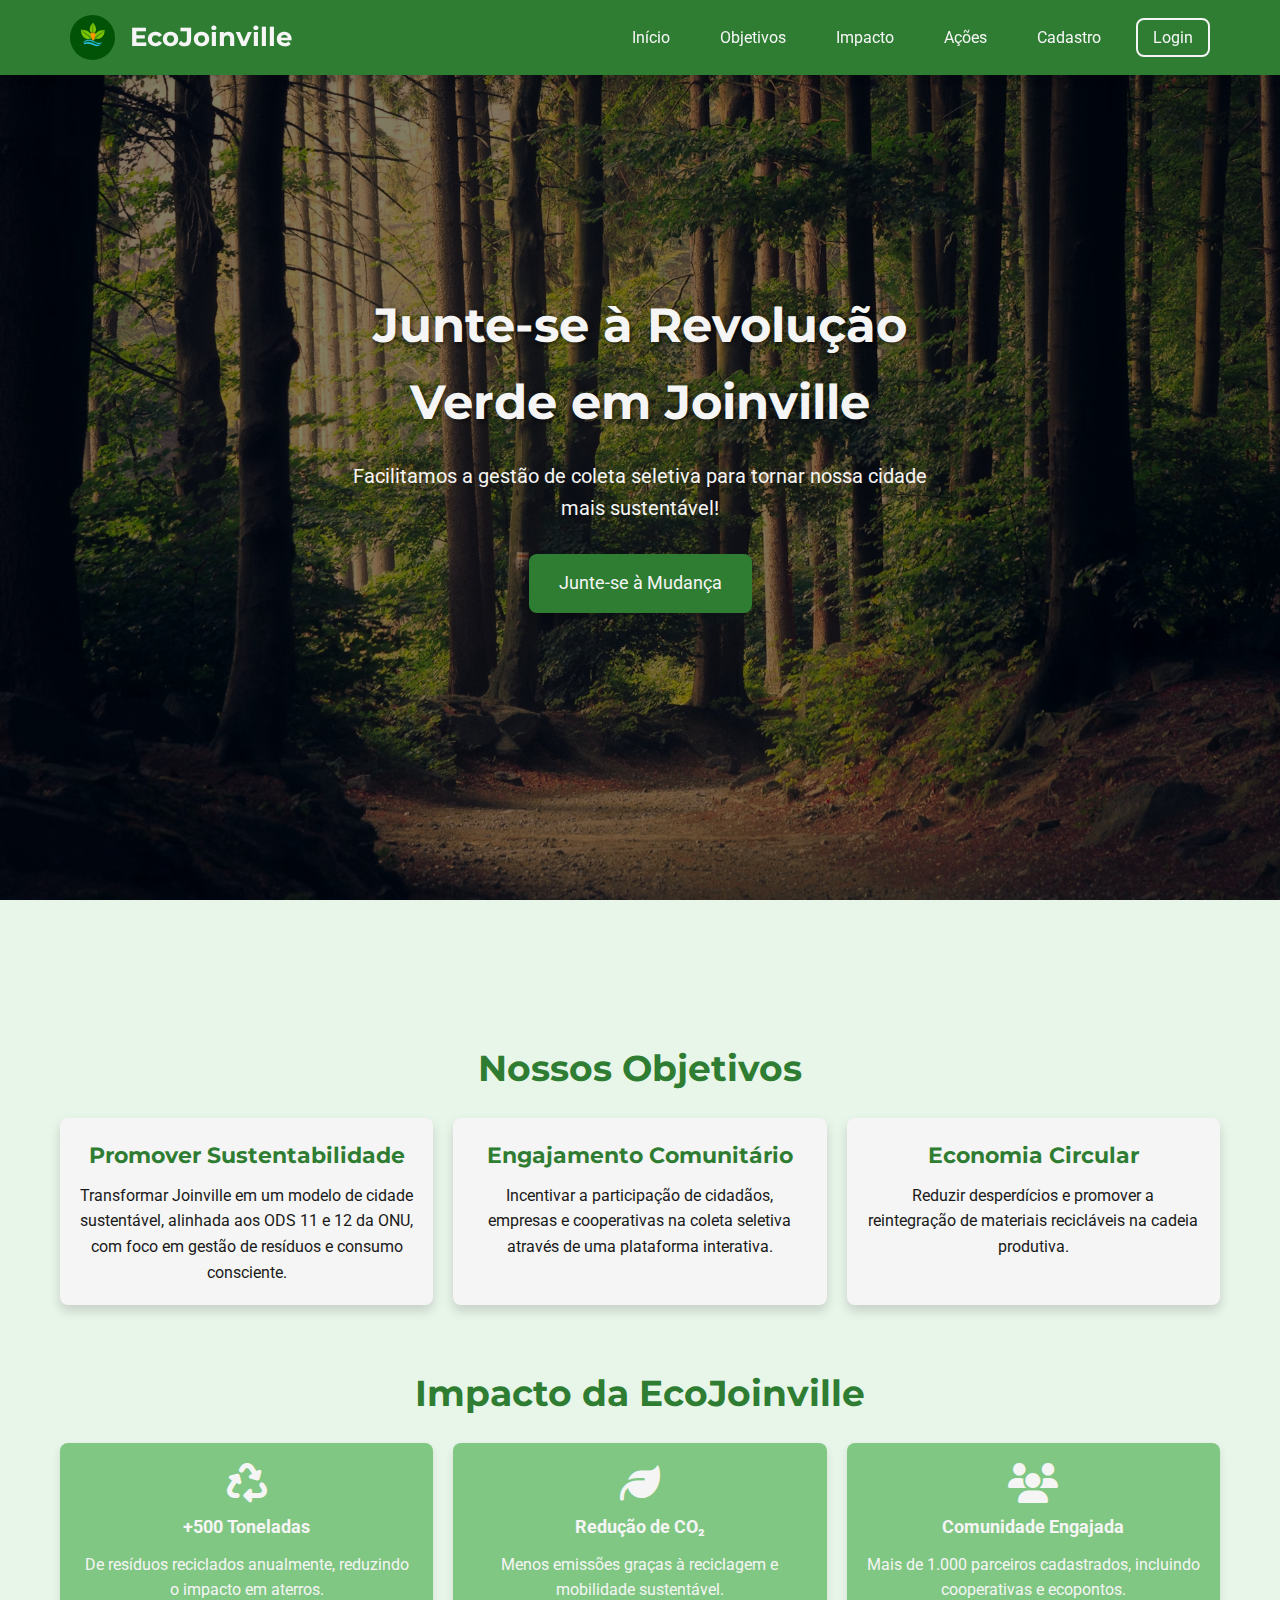
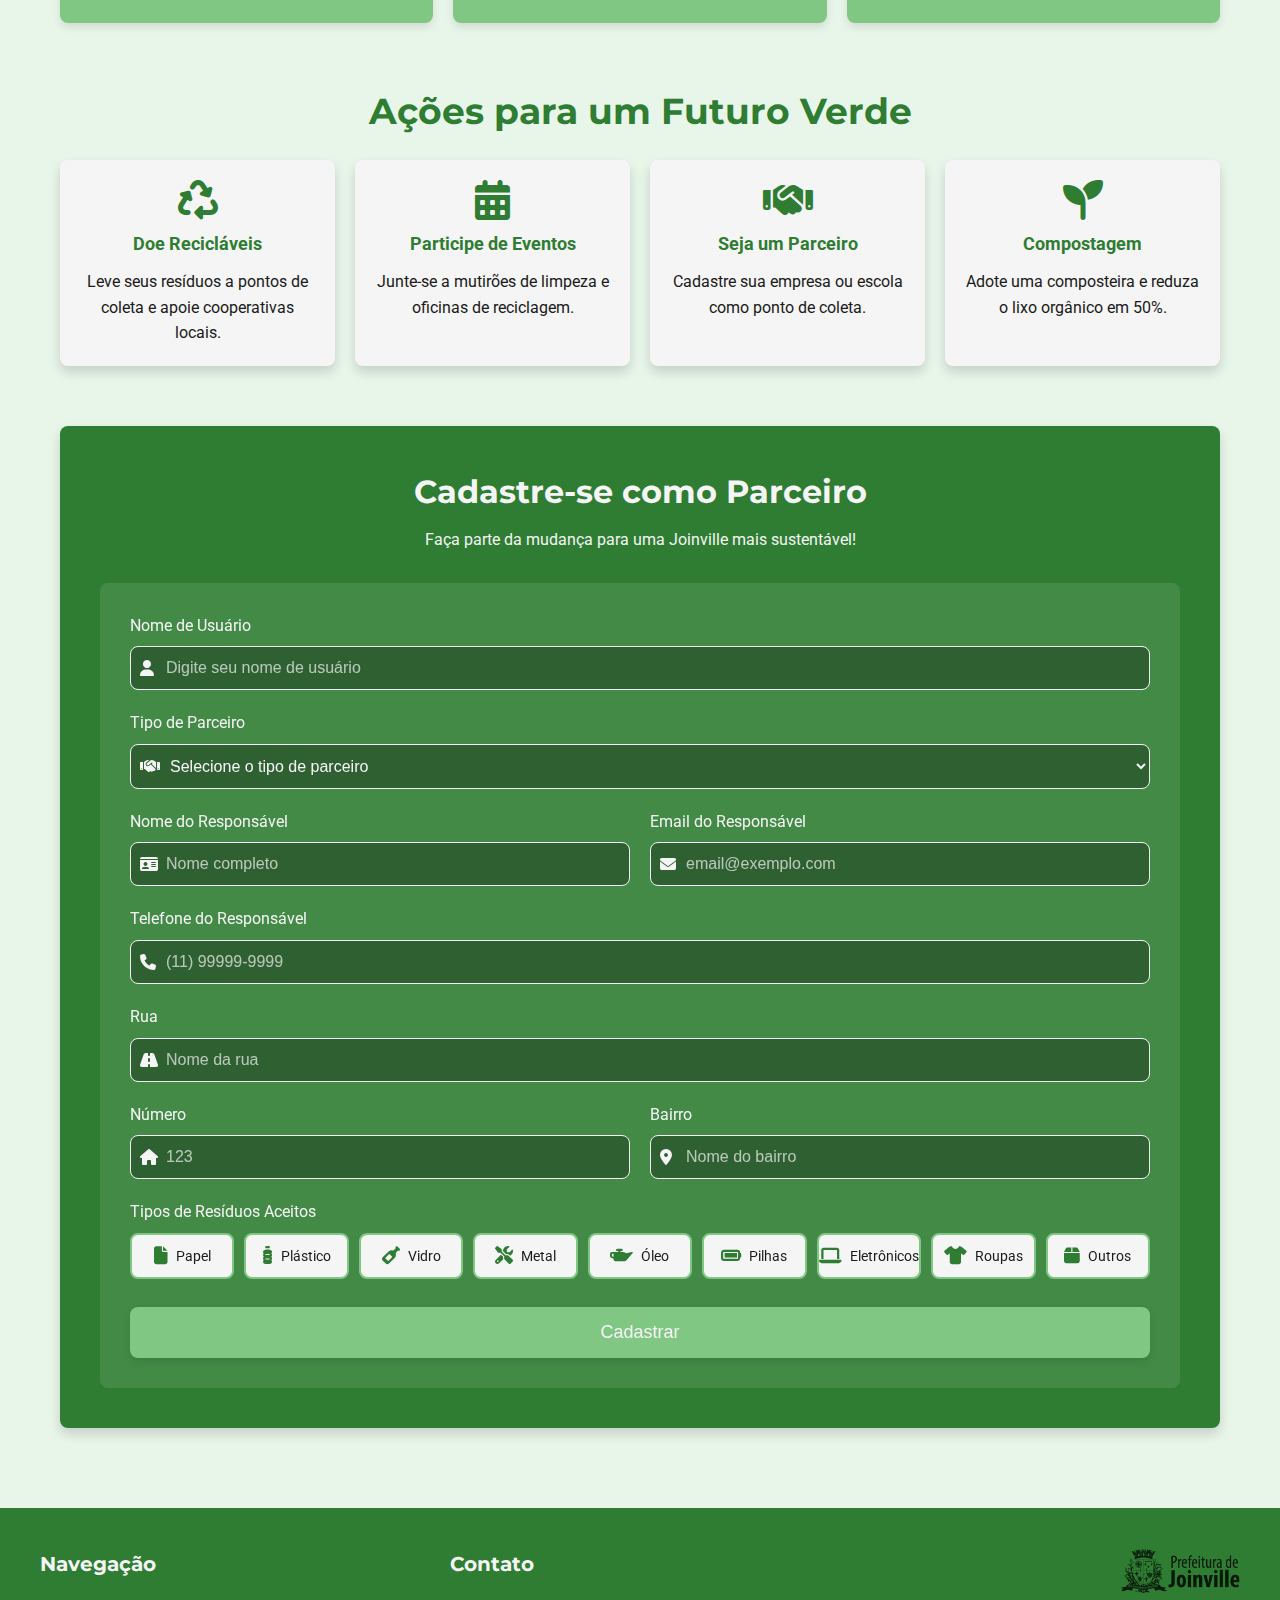
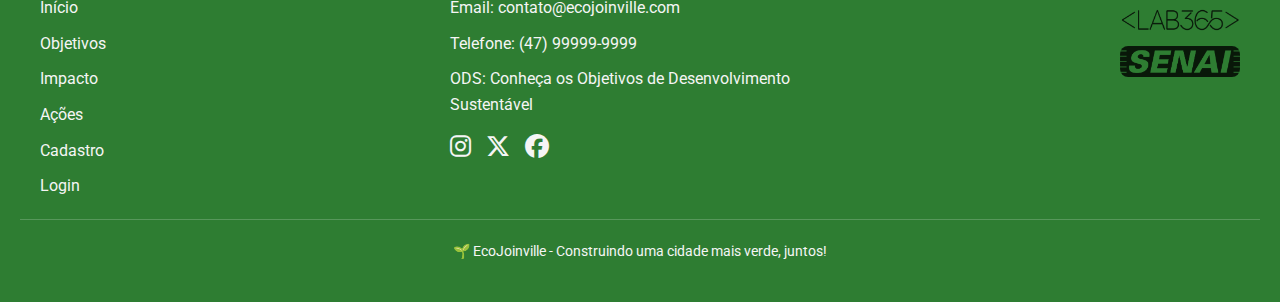
<file: index.html>
<!DOCTYPE html>
<html lang="pt-br">

<head>
    <meta charset="UTF-8">
    <meta name="viewport" content="width=device-width, initial-scale=1.0">
    <meta name="description"
        content="EcoJoinville: Plataforma para gestão de coleta seletiva em Joinville, promovendo sustentabilidade e ODS 11 e 12.">
    <meta name="keywords" content="EcoJoinville, coleta seletiva, sustentabilidade, Joinville, ODS">
    <link rel="icon" href="./src/img/logo.jpg" type="image/x-icon">
    <link href="https://fonts.googleapis.com/css2?family=Roboto:wght@400;700&family=Montserrat:wght@600&display=swap"
        rel="stylesheet">
    <link rel="stylesheet" href="https://cdnjs.cloudflare.com/ajax/libs/font-awesome/6.4.0/css/all.min.css">
    <link rel="stylesheet" href="./src/styles/global.css">
    <link rel="stylesheet" href="./src/styles/home.css">
    <title>EcoJoinville</title>
</head>

<body>
    <header>
        <nav class="main-nav" aria-label="Navegação principal">
            <div class="header-logo">
                <img src="/src/img/logo.jpg" alt="Logo da EcoJoinville" loading="lazy">
                <h1>EcoJoinville</h1>
            </div>
            <button class="menu-toggle" aria-label="Abrir menu">☰</button>
            <ul role="menubar">
                <li role="menuitem"><a href="#inicio">Início</a></li>
                <li role="menuitem"><a href="#objetivos">Objetivos</a></li>
                <li role="menuitem"><a href="#impacto">Impacto</a></li>
                <li role="menuitem"><a href="#acoes">Ações</a></li>
                <li role="menuitem"><a href="#cadastro">Cadastro</a></li>
                <li role="menuitem"><a href="login.html" style="border: 2px solid;">Login</a></li>
            </ul>
        </nav>
    </header>

    <section id="inicio" class="hero-section">
        <div class="hero-content">
            <h1>Junte-se à Revolução Verde em Joinville</h1>
            <p>Facilitamos a gestão de coleta seletiva para tornar nossa cidade mais sustentável!</p>
            <a href="#cadastro" class="cta-button">Junte-se à Mudança</a>
        </div>
    </section>

    <main>
        <section id="objetivos" class="objetivos-section">
            <h1 class="section-title">Nossos Objetivos</h1>
            <div class="cards">
                <div class="card">
                    <h3>Promover Sustentabilidade</h3>
                    <p>Transformar Joinville em um modelo de cidade sustentável, alinhada aos ODS 11 e 12 da ONU, com
                        foco em gestão de resíduos e consumo consciente.</p>
                </div>
                <div class="card">
                    <h3>Engajamento Comunitário</h3>
                    <p>Incentivar a participação de cidadãos, empresas e cooperativas na coleta seletiva através de uma
                        plataforma interativa.</p>
                </div>
                <div class="card">
                    <h3>Economia Circular</h3>
                    <p>Reduzir desperdícios e promover a reintegração de materiais recicláveis na cadeia produtiva.</p>
                </div>
            </div>
        </section>

        <section id="impacto" class="impacto-section">
            <h1 class="section-title">Impacto da EcoJoinville</h1>
            <div class="impacts">
                <div class="impact-card">
                    <i class="fas fa-recycle"></i>
                    <h3>+500 Toneladas</h3>
                    <p>De resíduos reciclados anualmente, reduzindo o impacto em aterros.</p>
                </div>
                <div class="impact-card">
                    <i class="fas fa-leaf"></i>
                    <h3>Redução de CO₂</h3>
                    <p>Menos emissões graças à reciclagem e mobilidade sustentável.</p>
                </div>
                <div class="impact-card">
                    <i class="fas fa-users"></i>
                    <h3>Comunidade Engajada</h3>
                    <p>Mais de 1.000 parceiros cadastrados, incluindo cooperativas e ecopontos.</p>
                </div>
            </div>
        </section>

        <section id="acoes" class="acoes-section">
            <h1 class="section-title">Ações para um Futuro Verde</h1>
            <div class="cards">
                <div class="acao-card">
                    <i class="fas fa-recycle"></i>
                    <h3>Doe Recicláveis</h3>
                    <p>Leve seus resíduos a pontos de coleta e apoie cooperativas locais.</p>
                </div>
                <div class="acao-card">
                    <i class="fas fa-calendar-alt"></i>
                    <h3>Participe de Eventos</h3>
                    <p>Junte-se a mutirões de limpeza e oficinas de reciclagem.</p>
                </div>
                <div class="acao-card">
                    <i class="fas fa-handshake"></i>
                    <h3>Seja um Parceiro</h3>
                    <p>Cadastre sua empresa ou escola como ponto de coleta.</p>
                </div>
                <div class="acao-card">
                    <i class="fas fa-seedling"></i>
                    <h3>Compostagem</h3>
                    <p>Adote uma composteira e reduza o lixo orgânico em 50%.</p>
                </div>
            </div>
        </section>

        <section id="cadastro" class="form-section">
            <div class="form-header">
                <h2>Cadastre-se como Parceiro</h2>
                <p>Faça parte da mudança para uma Joinville mais sustentável!</p>
            </div>
            <div class="form-container">
                <form id="form-model" aria-label="Formulário de cadastro de parceiros">
                    <div class="form-group">
                        <label for="username">Nome de Usuário</label>
                        <div class="input-container">
                            <i class="fas fa-user"></i>
                            <input type="text" id="username" name="username" placeholder="Digite seu nome de usuário"
                                required>
                        </div>
                        <span class="error-message" id="username-error"></span>
                    </div>
                    <div class="form-group">
                        <label for="partner-type">Tipo de Parceiro</label>
                        <div class="input-container">
                            <i class="fas fa-handshake"></i>
                            <select id="partner-type" name="partner-type" required>
                                <option value="">Selecione o tipo de parceiro</option>
                                <option value="ECO">🌍 Ecopontos (ECO)</option>
                                <option value="COO">🤝 Cooperativas (COO)</option>
                                <option value="PEV">📍 Ponto de Entrega Voluntária (PEV)</option>
                            </select>
                        </div>
                        <span class="error-message" id="partner-type-error"></span>
                    </div>
                    <div class="contact-grid">
                        <div class="form-group">
                            <label for="responsible-name">Nome do Responsável</label>
                            <div class="input-container">
                                <i class="fas fa-id-card"></i>
                                <input type="text" id="responsible-name" name="responsible-name"
                                    placeholder="Nome completo" required>
                            </div>
                            <span class="error-message" id="responsible-name-error"></span>
                        </div>
                        <div class="form-group">
                            <label for="responsible-email">Email do Responsável</label>
                            <div class="input-container">
                                <i class="fas fa-envelope"></i>
                                <input type="email" id="responsible-email" name="responsible-email"
                                    placeholder="email@exemplo.com" required>
                            </div>
                            <span class="error-message" id="responsible-email-error"></span>
                        </div>
                    </div>
                    <div class="form-group">
                        <label for="responsible-phone">Telefone do Responsável</label>
                        <div class="input-container">
                            <i class="fas fa-phone"></i>
                            <input type="tel" id="responsible-phone" name="responsible-phone"
                                placeholder="(11) 99999-9999" required>
                        </div>
                        <span class="error-message" id="responsible-phone-error"></span>
                    </div>
                    <div class="form-group">
                        <label for="street">Rua</label>
                        <div class="input-container">
                            <i class="fas fa-road"></i>
                            <input type="text" id="street" name="street" placeholder="Nome da rua" required>
                        </div>
                        <span class="error-message" id="street-error"></span>
                    </div>
                    <div class="address-grid">
                        <div class="form-group">
                            <label for="number">Número</label>
                            <div class="input-container">
                                <i class="fas fa-home"></i>
                                <input type="text" id="number" name="number" placeholder="123" required>
                            </div>
                            <span class="error-message" id="number-error"></span>
                        </div>
                        <div class="form-group">
                            <label for="neighborhood">Bairro</label>
                            <div class="input-container">
                                <i class="fas fa-map-marker-alt"></i>
                                <input type="text" id="neighborhood" name="neighborhood" placeholder="Nome do bairro"
                                    required>
                            </div>
                            <span class="error-message" id="neighborhood-error"></span>
                        </div>
                    </div>
                    <div class="form-group">
                        <label>Tipos de Resíduos Aceitos</label>
                        <div class="waste-types-grid">
                            <div class="waste-type-button">
                                <input type="checkbox" id="paper" name="waste-types" value="Papel">
                                <label for="paper">
                                    <i class="fas fa-file"></i>
                                    Papel
                                </label>
                            </div>
                            <div class="waste-type-button">
                                <input type="checkbox" id="plastic" name="waste-types" value="Plástico">
                                <label for="plastic">
                                    <i class="fas fa-bottle-water"></i>
                                    Plástico
                                </label>
                            </div>
                            <div class="waste-type-button">
                                <input type="checkbox" id="glass" name="waste-types" value="Vidro">
                                <label for="glass">
                                    <i class="fas fa-wine-bottle"></i>
                                    Vidro
                                </label>
                            </div>
                            <div class="waste-type-button">
                                <input type="checkbox" id="metal" name="waste-types" value="Metal">
                                <label for="metal">
                                    <i class="fas fa-tools"></i>
                                    Metal
                                </label>
                            </div>
                            <div class="waste-type-button">
                                <input type="checkbox" id="oil" name="waste-types" value="Óleo de cozinha">
                                <label for="oil">
                                    <i class="fas fa-oil-can"></i>
                                    Óleo
                                </label>
                            </div>
                            <div class="waste-type-button">
                                <input type="checkbox" id="batteries" name="waste-types" value="Pilhas e baterias">
                                <label for="batteries">
                                    <i class="fas fa-battery-full"></i>
                                    Pilhas
                                </label>
                            </div>
                            <div class="waste-type-button">
                                <input type="checkbox" id="electronics" name="waste-types" value="Eletrônicos">
                                <label for="electronics">
                                    <i class="fas fa-laptop"></i>
                                    Eletrônicos
                                </label>
                            </div>
                            <div class="waste-type-button">
                                <input type="checkbox" id="clothes" name="waste-types" value="Roupas">
                                <label for="clothes">
                                    <i class="fas fa-tshirt"></i>
                                    Roupas
                                </label>
                            </div>
                            <div class="waste-type-button">
                                <input type="checkbox" id="others" name="waste-types" value="Outros">
                                <label for="others">
                                    <i class="fas fa-box"></i>
                                    Outros
                                </label>
                            </div>
                        </div>
                        <span class="error-message" id="waste-types-error"></span>
                    </div>
                    <button type="submit" class="submit-btn">Cadastrar</button>
                </form>
            </div>
        </section>
    </main>

    <footer>
        <div class="footer-content">
            <div class="footer-section footer-nav">
                <h3>Navegação</h3>
                <ul>
                    <li><a href="#inicio">Início</a></li>
                    <li><a href="#objetivos">Objetivos</a></li>
                    <li><a href="#impacto">Impacto</a></li>
                    <li><a href="#acoes">Ações</a></li>
                    <li><a href="#cadastro">Cadastro</a></li>
                    <li><a href="login.html">Login</a></li>
                </ul>
            </div>
            <div class="footer-section footer-contact">
                <h3>Contato</h3>
                <p>Email: <a href="mailto:contato@ecojoinville.com">contato@ecojoinville.com</a></p>
                <p>Telefone: <a href="tel:+5547999999999">(47) 99999-9999</a></p>
                <p>ODS: <a href="https://brasil.un.org/pt-br/sdgs" target="_blank" rel="noopener">Conheça os Objetivos
                        de Desenvolvimento Sustentável</a></p>
                <div class="footer-socials">
                    <a href="https://instagram.com" target="_blank" rel="noopener" aria-label="Instagram"><i
                            class="fab fa-instagram"></i></a>
                    <a href="https://x.com" target="_blank" rel="noopener" aria-label="X"><i
                            class="fab fa-x-twitter"></i></a>
                    <a href="https://facebook.com" target="_blank" rel="noopener" aria-label="Facebook"><i
                            class="fab fa-facebook"></i></a>
                </div>
            </div>
            <div class="footer-section footer-logos">
                <img src="./src/img/pmj.png" alt="Prefeitura de Joinville" loading="lazy">
                <img src="./src/img/lab.png" alt="Lab365" loading="lazy">
                <img src="./src/img/senai.png" alt="SENAI" loading="lazy">
            </div>
        </div>
        <div class="footer-bottom">
            <p>🌱 EcoJoinville - Construindo uma cidade mais verde, juntos!</p>
        </div>
    </footer>
    <script src="./src/scripts/menuHamburger.js"></script>
    <script src="./src/scripts/home.js"></script>

</body>

</html>
</file>
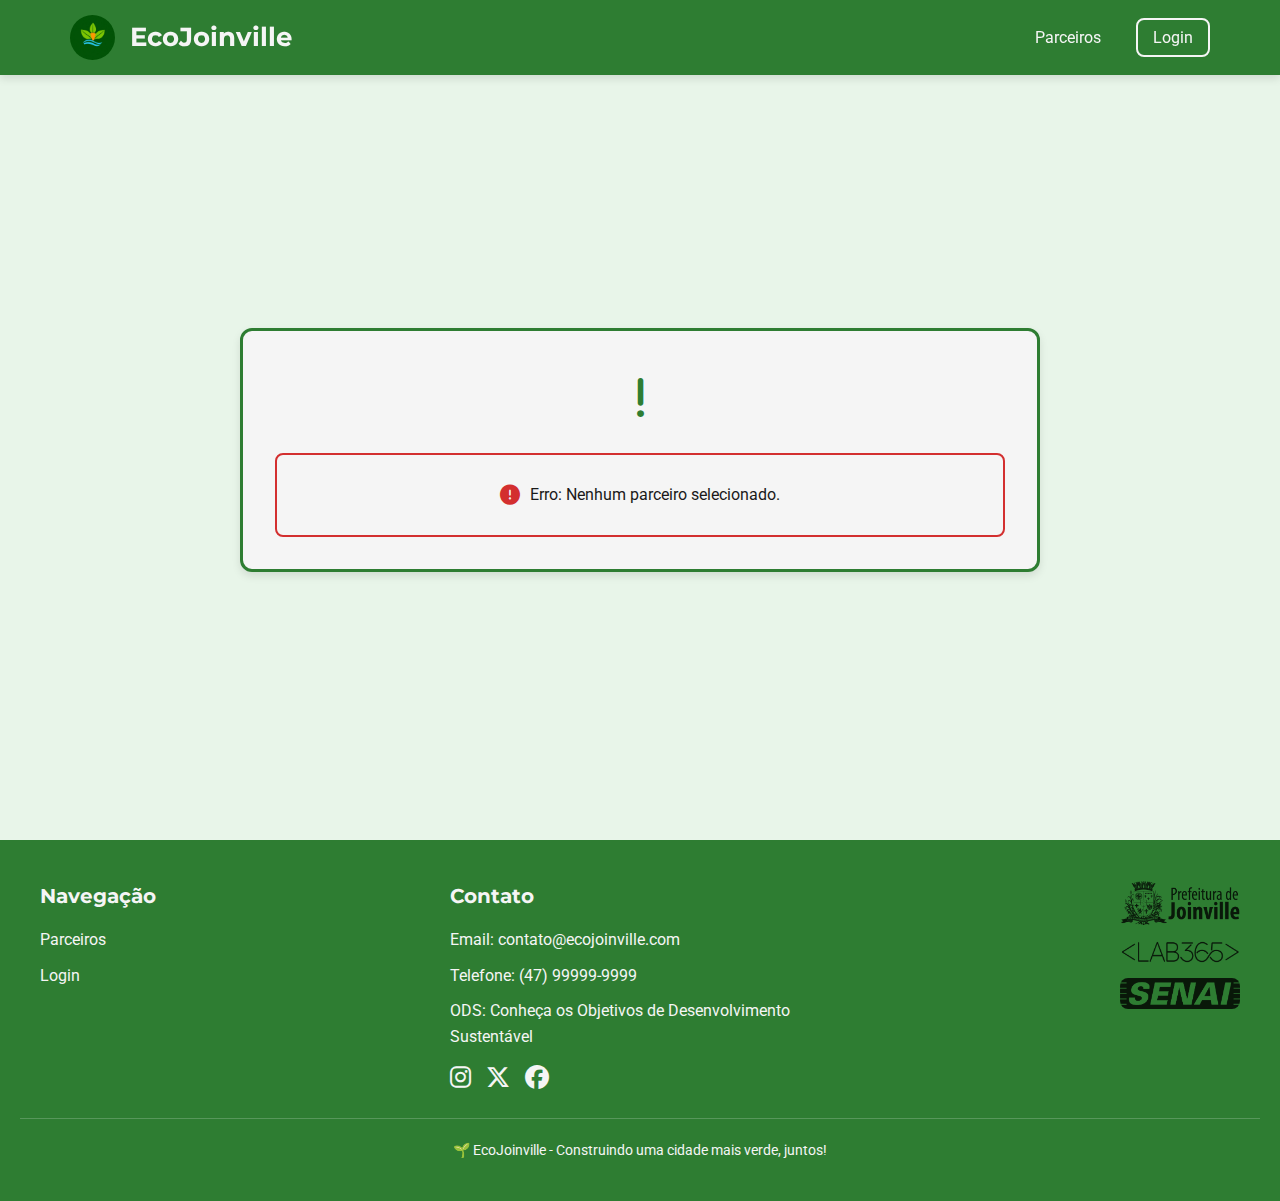
<file: parceiroDtls.html>
<!DOCTYPE html>
<html lang="pt-br">

<head>
    <meta charset="UTF-8">
    <meta name="viewport" content="width=device-width, initial-scale=1.0">
    <meta name="description" content="EcoJoinville: Detalhes do parceiro de coleta seletiva em Joinville.">
    <meta name="keywords" content="EcoJoinville, coleta seletiva, parceiro, sustentabilidade, Joinville">
    <link rel="icon" href="./src/img/logo.jpg" type="image/x-icon">
    <link href="https://fonts.googleapis.com/css2?family=Roboto:wght@400;700&family=Montserrat:wght@600&display=swap"
        rel="stylesheet">
    <link rel="stylesheet" href="https://cdnjs.cloudflare.com/ajax/libs/font-awesome/6.4.0/css/all.min.css">
    <link rel="stylesheet" href="./src/styles/global.css">
    <link rel="stylesheet" href="./src/styles/parceiroDtls.css">
    <title>EcoJoinville - Detalhes do Parceiro</title>
</head>

<body>
    <header>
        <nav class="main-nav" aria-label="Navegação principal">
            <div class="header-logo">
                <img src="./src/img/logo.jpg" alt="Logo da EcoJoinville" loading="lazy">
                <h1>EcoJoinville</h1>
            </div>
            <button class="menu-toggle" aria-label="Abrir menu">☰</button>
            <ul role="menubar">
                <li role="menuitem"><a href="index.html">Parceiros</a></li>
                <li role="menuitem"><a href=".login.html" style="border: 2px solid;">Login</a></li>
            </ul>
        </nav>
    </header>

    <main>
        <section id="inicio" class="hero-section">
            <div class="cards-container">
                <section id="objetivos" class="content-section" aria-live="polite">
                    <div class="loading">Carregando detalhes do parceiro...</div>
                </section>
            </div>
        </section>
    </main>

    <footer>
        <div class="footer-content">
            <div class="footer-section footer-nav">
                <h3>Navegação</h3>
                <ul>
                    <li><a href="index.html">Parceiros</a></li>
                    <li><a href="login.html">Login</a></li>
                </ul>
            </div>
            <div class="footer-section footer-contact">
                <h3>Contato</h3>
                <p>Email: <a href="mailto:contato@ecojoinville.com">contato@ecojoinville.com</a></p>
                <p>Telefone: <a href="tel:+5547999999999">(47) 99999-9999</a></p>
                <p>ODS: <a href="https://brasil.un.org/pt-br/sdgs" target="_blank" rel="noopener">Conheça os Objetivos
                        de Desenvolvimento Sustentável</a></p>
                <div class="footer-socials">
                    <a href="https://instagram.com" target="_blank" rel="noopener" aria-label="Instagram"><i
                            class="fab fa-instagram"></i></a>
                    <a href="https://x.com" target="_blank" rel="noopener" aria-label="X"><i
                            class="fab fa-x-twitter"></i></a>
                    <a href="https://facebook.com" target="_blank" rel="noopener" aria-label="Facebook"><i
                            class="fab fa-facebook"></i></a>
                </div>
            </div>
            <div class="footer-section footer-logos">
                <img src="./src/img/pmj.png" alt="Prefeitura de Joinville" loading="lazy">
                <img src="./src/img/lab.png" alt="Lab365" loading="lazy">
                <img src="./src/img/senai.png" alt="SENAI" loading="lazy">
            </div>
        </div>
        <div class="footer-bottom">
            <p>🌱 EcoJoinville - Construindo uma cidade mais verde, juntos!</p>
        </div>
    </footer>
    <script src="./src/scripts/parceiroDtls.js"></script>
    <script src="./src/scripts/menuHamburger.js"></script>
</body>

</html>
</file>
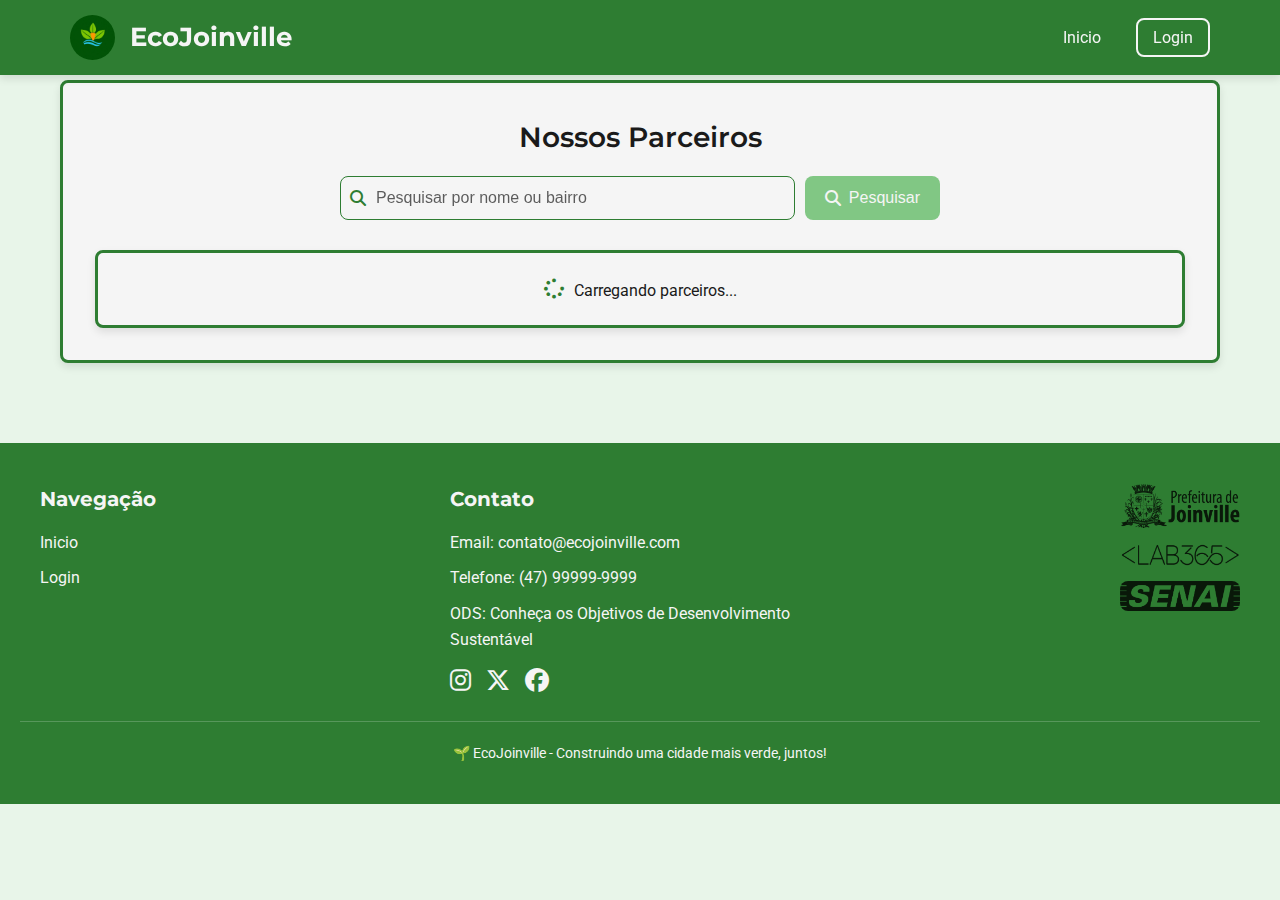
<file: parceiros.html>
<!DOCTYPE html>
<html lang="pt-br">

<head>
    <meta charset="UTF-8">
    <meta name="viewport" content="width=device-width, initial-scale=1.0">
    <meta name="description"
        content="EcoJoinville: Veja os parceiros de coleta seletiva em Joinville e contribua para a sustentabilidade.">
    <meta name="keywords" content="EcoJoinville, coleta seletiva, parceiros, sustentabilidade, Joinville">
    <link rel="icon" href="./src/img/logo.jpg" type="image/x-icon">
    <link href="https://fonts.googleapis.com/css2?family=Roboto:wght@400;700&family=Montserrat:wght@600&display=swap"
        rel="stylesheet">
    <link rel="stylesheet" href="https://cdnjs.cloudflare.com/ajax/libs/font-awesome/6.4.0/css/all.min.css">


    <link rel="stylesheet" href="./src/styles/global.css">
    <link rel="stylesheet" href="./src/styles/parceiros.css">

    <title>EcoJoinville - Parceiros</title>

</head>

<body>
    <header>
        <nav class="main-nav" aria-label="Navegação principal">
            <div class="header-logo">
                <img src="./src/img/logo.jpg" alt="Logo da EcoJoinville" loading="lazy">
                <h1>EcoJoinville</h1>
            </div>
            <button class="menu-toggle" aria-label="Abrir menu">☰</button>
            <ul role="menubar">
                <li role="menuitem"><a href="index.html">Inicio</a></li>
                <li role="menuitem"><a href="login.html" style="border: 2px solid;">Login</a></li>
            </ul>
        </nav>
    </header>

    <main>
        <section id="parceiros" class="parceiros-section">
            <h1 class="section-title">Nossos Parceiros</h1>
            <div class="search-bar">
                <div class="input-container">
                    <i class="fas fa-search"></i>
                    <input type="text" id="pesquisa" placeholder="Pesquisar por nome ou bairro"
                        aria-label="Campo de pesquisa de parceiros">
                </div>
                <button id="botaoPesquisar" aria-label="Botão de pesquisa">
                    <i class="fas fa-search"></i> Pesquisar
                </button>
            </div>
            <div id="parceirosList" class="parceiros-list" aria-live="polite" aria-atomic="true">
                <div class="loading">Carregando parceiros...</div>
            </div>
        </section>
    </main>

    <footer>
        <div class="footer-content">
            <div class="footer-section footer-nav">
                <h3>Navegação</h3>
                <ul>
                    <li><a href="index.html">Inicio</a></li>
                    <li><a href="login.html">Login</a></li>
                </ul>
            </div>
            <div class="footer-section footer-contact">
                <h3>Contato</h3>
                <p>Email: <a href="mailto:contato@ecojoinville.com">contato@ecojoinville.com</a></p>
                <p>Telefone: <a href="tel:+5547999999999">(47) 99999-9999</a></p>
                <p>ODS: <a href="https://brasil.un.org/pt-br/sdgs" target="_blank" rel="noopener">Conheça os Objetivos
                        de Desenvolvimento Sustentável</a></p>
                <div class="footer-socials">
                    <a href="https://instagram.com" target="_blank" rel="noopener" aria-label="Instagram"><i
                            class="fab fa-instagram"></i></a>
                    <a href="https://x.com" target="_blank" rel="noopener" aria-label="X"><i
                            class="fab fa-x-twitter"></i></a>
                    <a href="https://facebook.com" target="_blank" rel="noopener" aria-label="Facebook"><i
                            class="fab fa-facebook"></i></a>
                </div>
            </div>
            <div class="footer-section footer-logos">
                <img src="./src/img/pmj.png" alt="Prefeitura de Joinville" loading="lazy">
                <img src="./src/img/lab.png" alt="Lab365" loading="lazy">
                <img src="./src/img/senai.png" alt="SENAI" loading="lazy">
            </div>
        </div>
        <div class="footer-bottom">
            <p>🌱 EcoJoinville - Construindo uma cidade mais verde, juntos!</p>
        </div>
    </footer>

    <script src="./src/scripts/parceiros.js"></script>
    <script src="./src/scripts/menuHamburger.js"></script>
</body>

</html>
</file>
<file: src/styles/global.css>
:root {
    --forest-green: #2E7D32;
    --lime-green: #81C784;
    --earth-brown: #4E342E;
    --sky-blue: #4FC3F7;
    --text-white: #F5F5F5;
    --text-dark: #1A1A1A;
    --bg-light: #E8F5E9;
    --shadow-light: 0 4px 8px rgba(0, 0, 0, 0.1);
    --shadow-medium: 0 6px 12px rgba(0, 0, 0, 0.15);
    --border-radius: 8px;
    --transition: all 0.3s ease;
}

* {
    margin: 0;
    padding: 0;
    box-sizing: border-box;
}

body {
    font-family: 'Roboto', sans-serif;
    color: var(--text-dark);
    background-color: var(--bg-light);
    line-height: 1.6;
}
html {
  scroll-behavior: smooth;
}

header {
    background: var(--forest-green);
    color: var(--text-white);
    position: fixed;
    width: 100%;
    z-index: 1000;
    box-shadow: var(--shadow-light);
}

nav.main-nav {
    display: flex;
    justify-content: space-between;
    align-items: center;
    padding: 15px 30px;
    max-width: 1200px;
    margin: 0 auto;
}

.header-logo {
    display: flex;
    align-items: center;
    gap: 15px;
}

.header-logo img {
    width: 45px;
    border-radius: 50%;
    transition: .1s all;
}

.header-logo img:hover {
    border-radius: 30% 70% 70% 30% / 30% 30% 70% 70%;
}

.header-logo h1 {
    font-family: 'Montserrat', sans-serif;
    font-size: 26px;
}

nav.main-nav ul {
    display: flex;
    list-style: none;
    gap: 20px;
}

nav.main-nav ul li a {
    color: var(--text-white);
    text-decoration: none;
    font-size: 16px;
    padding: 8px 15px;
    border-radius: var(--border-radius);
    transition: var(--transition);
}

nav.main-nav ul li a:hover {
    background-color: var(--lime-green);
    color: var(--text-dark);
}

.menu-toggle {
    display: none;
    background: none;
    border: none;
    color: var(--text-white);
    font-size: 24px;
    cursor: pointer;
}

footer {
    background: var(--forest-green);
    color: var(--text-white);
    padding: 40px 20px;
    width: 100%;
}

.footer-content {
    max-width: 1200px;
    margin: 0 auto;
    display: grid;
    grid-template-columns: 1fr 1fr 1fr;
    gap: 30px;
}

.footer-section h3 {
    font-family: 'Montserrat', sans-serif;
    font-size: 20px;
    margin-bottom: 15px;
}

.footer-nav ul {
    list-style: none;
    display: flex;
    flex-direction: column;
    gap: 10px;
}

.footer-nav ul li a {
    color: var(--text-white);
    text-decoration: none;
    font-size: 16px;
    transition: var(--transition);
}

.footer-nav ul li a:hover {
    color: var(--lime-green);
}

.footer-contact p {
    font-size: 16px;
    margin-bottom: 10px;
}

.footer-contact a {
    color: var(--text-white);
    text-decoration: none;
    transition: var(--transition);
}

.footer-contact a:hover {
    color: var(--lime-green);
}

.footer-socials {
    display: flex;
    gap: 15px;
}

.footer-socials a {
    color: var(--text-white);
    font-size: 24px;
    transition: var(--transition);
}

.footer-socials a:hover {
    color: var(--lime-green);
    transform: scale(1.2);
}

.footer-logos {
    display: flex;
    flex-direction: column;
    gap: 15px;
    align-items: flex-end;
}

.footer-logos img {
    max-width: 120px;
    border-radius: var(--border-radius);
    transition: var(--transition);
    loading: lazy;
    filter: brightness(0) saturate(100%);
    opacity: 0.8;
    cursor: pointer;
    
}
footer .footer-logos:hover img {
    opacity: .4;
}
 .footer-logos:hover img:hover {
    transform: scale(1.1);
    opacity: 1;
    filter: brightness(0) saturate(100%) invert(97%) sepia(48%) saturate(0%) hue-rotate(324deg) brightness(110%) contrast(100%);
}


.footer-bottom {
    text-align: center;
    margin-top: 20px;
    padding-top: 20px;
    border-top: 1px solid rgba(255, 255, 255, 0.2);
}

.footer-bottom p {
    font-size: 14px;
    color: var(--text-white);
}


@media (max-width: 768px) {
    nav.main-nav {
        flex-wrap: wrap;

    }

    .menu-toggle {
        display: block;
    }

    nav.main-nav ul {
        display: none;
        flex-direction: column;
        width: 100%;
        background: var(--forest-green);
        padding: 20px 0;
        gap: 0;
        
    }

    nav.main-nav ul li a {
        text-align: left;
        width: 100%;
        display: block;
        border-radius: 0;
    }

    nav.main-nav ul.active {
        display: flex;
    }

    .footer-content {
        grid-template-columns: 1fr;
        text-align: center;
    }

    .footer-logos {
        align-items: center;
    }
}
</file>
<file: src/styles/home.css>
main {
    max-width: 1200px;
    margin: 0 auto;
    padding: 80px 20px 20px;
}

section {
    margin-bottom: 60px;
}

h1.section-title {
    font-family: 'Montserrat', sans-serif;
    font-size: 36px;
    color: var(--forest-green);
    margin-bottom: 20px;
    text-align: center;
}

.hero-section {
    background: url('../img/bghero.jpg') no-repeat center center fixed;
    background-size: cover;
    height: 100vh;
    display: flex;
    align-items: center;
    justify-content: center;
    text-align: center;
    color: var(--text-white);
    padding: 0 20px;
    position: relative;
}

.hero-section::before {
    content: '';
    position: absolute;
    top: 0;
    left: 0;
    width: 100%;
    height: 100%;
    background: rgba(0, 0, 0, 0.5);
    z-index: 1;
}

.hero-content {
    position: relative;
    z-index: 2;
    max-width: 600px;
    animation: fadeIn 1.5s ease-in-out;
}

@keyframes fadeIn {
    from {
        opacity: 0;
        transform: translateY(30px);
    }

    to {
        opacity: 1;
        transform: translateY(0);
    }
}

.hero-content h1 {
    font-family: 'Montserrat', sans-serif;
    font-size: 48px;
    margin-bottom: 20px;
    text-shadow: 2px 2px 4px rgba(0, 0, 0, 0.5);
}

.hero-content p {
    font-size: 20px;
    margin-bottom: 30px;
}

.cta-button {
    display: inline-block;
    padding: 15px 30px;
    background-color: var(--forest-green);
    color: var(--text-white);
    text-decoration: none;
    font-size: 18px;
    border-radius: var(--border-radius);
    box-shadow: var(--shadow-light);
    transition: var(--transition);
}

.cta-button:hover {
    background-color: var(--lime-green);
    color: var(--text-dark);
}

.objetivos-section .cards {
    display: grid;
    grid-template-columns: repeat(auto-fit, minmax(300px, 1fr));
    gap: 20px;
}

.card {
    background: var(--text-white);
    padding: 20px;
    border-radius: var(--border-radius);
    box-shadow: var(--shadow-medium);
    text-align: center;
    transition: var(--transition);
}

.card:hover {
    transform: translateY(-10px);
}

.card h3 {
    font-family: 'Montserrat', sans-serif;
    font-size: 22px;
    color: var(--forest-green);
    margin-bottom: 10px;
}

.card p {
    font-size: 16px;
    color: var(--text-dark);
}

.impacto-section .impacts {
    display: flex;
    flex-wrap: wrap;
    gap: 20px;
    justify-content: center;
}

.impact-card {
    flex: 1 1 200px;
    background: var(--lime-green);
    color: var(--text-white);
    padding: 20px;
    border-radius: var(--border-radius);
    text-align: center;
    box-shadow: var(--shadow-light);
}

.impact-card i {
    font-size: 40px;
    margin-bottom: 10px;
}

.impact-card h3 {
    font-size: 18px;
    margin-bottom: 10px;
}

.acoes-section .cards {
    display: grid;
    grid-template-columns: repeat(auto-fit, minmax(250px, 1fr));
    gap: 20px;
}

.acao-card {
    background: var(--text-white);
    padding: 20px;
    border-radius: var(--border-radius);
    box-shadow: var(--shadow-medium);
    text-align: center;
    transition: var(--transition);
}

.acao-card i {
    font-size: 40px;
    color: var(--forest-green);
    margin-bottom: 10px;
}

.acao-card h3 {
    font-size: 18px;
    color: var(--forest-green);
    margin-bottom: 10px;
}

.acao-card:hover {
    transform: translateY(-10px);
    box-shadow: var(--shadow-medium);
}


.form-section {
    background: var(--forest-green);
    padding: 40px;
    border-radius: var(--border-radius);
    box-shadow: var(--shadow-medium);
    color: var(--text-white);
}

.form-header {
    text-align: center;
    margin-bottom: 30px;
}

.form-header h2 {
    font-family: 'Montserrat', sans-serif;
    font-size: 32px;
    margin-bottom: 10px;
}

.form-container {
    background: rgba(255, 255, 255, 0.1);
    padding: 30px;
    border-radius: var(--border-radius);
    backdrop-filter: blur(10px);
}

.form-group {
    margin-bottom: 20px;
}

.form-group label {
    display: block;
    font-size: 16px;
    margin-bottom: 8px;
}

.form-group .input-container {
    position: relative;
}

.form-group .input-container i {
    position: absolute;
    left: 10px;
    top: 50%;
    transform: translateY(-50%);
    color: var(--text-white);
    font-size: 16px;
}

.form-group input,
.form-group select {
    width: 100%;
    padding: 12px 12px 12px 35px;
    font-size: 16px;
    background: rgba(0, 0, 0, 0.3);
    border: 1px solid var(--text-white);
    border-radius: var(--border-radius);
    color: var(--text-white);
    transition: var(--transition);
}

.form-group input::placeholder,
.form-group select::placeholder {
    color: var(--text-white);
    opacity: 0.7;
}

.form-group input:focus,
.form-group select:focus {
    outline: none;
    border-color: var(--lime-green);
    background: rgba(0, 0, 0, 0.4);
}

.form-group .error-message {
    color: #ff4d4d;
    font-size: 14px;
    margin-top: 5px;
    display: none;
}

.form-group .error-message.show {
    display: block;
}

.contact-grid,
.address-grid {
    display: grid;
    grid-template-columns: repeat(auto-fit, minmax(200px, 1fr));
    gap: 20px;
}

.waste-types-grid {
    display: grid;
    grid-template-columns: repeat(auto-fit, minmax(100px, 1fr));
    gap: 10px;
}

.waste-type-button input {
    display: none;
}

.waste-type-button label {
    background: var(--text-white);
    border: 2px solid var(--lime-green);
    border-radius: var(--border-radius);
    padding: 10px;
    text-align: center;
    cursor: pointer;
    transition: var(--transition);
    display: flex;
    align-items: center;
    gap: 8px;
    font-size: 14px;
    color: var(--text-dark);
    font-family: 'Roboto', sans-serif;
    width: 100%;
    justify-content: center;
}

.waste-type-button i {
    font-size: 18px;
    color: var(--forest-green);
    transition: var(--transition);
}

.waste-type-button input:checked+label {
    color: var(--text-white);
}

.waste-type-button input:checked+label i {
    color: var(--text-white);
}

.waste-type-button input:checked+label {
    background: var(--forest-green);
    border-color: var(--forest-green);
}

.waste-type-button label:hover {
    background: var(--lime-green);
    border-color: var(--lime-green);
}

.submit-btn {
    width: 100%;
    padding: 15px;
    background: var(--lime-green);
    color: var(--text-white);
    border: none;
    border-radius: var(--border-radius);
    font-size: 18px;
    cursor: pointer;
    box-shadow: var(--shadow-light);
    transition: var(--transition);
}

.submit-btn:hover {
    background: var(--forest-green);
    transform: translateY(-3px);
}

.submit-btn.loading::after {
    content: '';
    display: inline-block;
    width: 16px;
    height: 16px;
    border: 2px solid var(--text-white);
    border-top-color: transparent;
    border-radius: 50%;
    animation: spin 1s linear infinite;
    margin-left: 10px;
}


@media (max-width: 768px) {
    .hero-content h1 {
        font-size: 36px;
    }

    .hero-content p {
        font-size: 18px;
    }

    .waste-types-grid {
        grid-template-columns: repeat(auto-fit, minmax(90px, 1fr));
    }
}

@media (max-width: 480px) {
    .hero-content h1 {
        font-size: 28px;
    }

    .hero-content p {
        font-size: 16px;
    }

    .submit-btn {
        font-size: 16px;
    }

    .waste-type-button {
        padding: 8px;
    }

    .waste-type-button label {
        font-size: 13px;
    }

    .waste-type-button i {
        font-size: 16px;
    }
}
</file>
<file: src/styles/parceiroDtls.css>
main {
    max-width: 1200px;
    margin: 0 auto;
    padding: 80px 20px 20px;
}

.hero-section {
    display: flex;
    justify-content: center;
    align-items: center;
    min-height: calc(100vh - 160px);
}

.cards-container {
    width: 100%;
    max-width: 800px;
}

.content-section {
    background: var(--text-white);
    padding: 32px;
    border-radius: 12px;
    box-shadow: var(--shadow-light);
    text-align: center;
    border: 3px solid var(--forest-green);
    transition: opacity 0.5s ease;
}

.content-section.animate-in {
    animation: fadeIn 0.5s ease forwards;
}

@keyframes fadeIn {
    from { opacity: 0; }
    to { opacity: 1; }
}

.content-section.car_ECO {
    border-color: var(--lime-green);
}

.content-section.car_ECO::before {
    content: '\f06c';
    font-family: 'Font Awesome 6 Free';
    font-weight: 900;
    font-size: 44px;
    color: var(--lime-green);
    display: block;
    margin: 0 auto 20px;
}

.content-section.car_COO {
    border-color: var(--sky-blue);
}

.content-section.car_COO::before {
    content: '\f4c4'; 
    font-family: 'Font Awesome 6 Free';
    font-weight: 900;
    font-size: 44px;
    color: var(--sky-blue);
    display: block;
    margin: 0 auto 20px;
}

.content-section.car_PEV {
    border-color: var(--earth-brown);
}

.content-section.car_PEV::before {
    content: '\f3c5'; 
    font-family: 'Font Awesome 6 Free';
    font-weight: 900;
    font-size: 44px;
    color: var(--earth-brown);
    display: block;
    margin: 0 auto 20px;
}

.content-section:not(.car_ECO):not(.car_COO):not(.car_PEV)::before {
    content: '!';
    font-family: 'Font Awesome 6 Free';
    font-weight: 900;
    font-size: 44px;
    color: var(--forest-green);
    display: block;
    margin: 0 auto 20px;
}

.content-section h2 {
    font-family: 'Montserrat', sans-serif;
    font-size: 28px;
    font-weight: 600;
    color: var(--text-dark);
    margin-bottom: 16px;
}

.content-section p {
    font-size: 16px;
    color: var(--text-dark);
    margin-bottom: 12px;
}

.content-section p strong {
    color: var(--forest-green);
}

.content-section p a {
    color: var(--sky-blue);
    text-decoration: none;
    transition: var(--transition);
}

.content-section p a:hover {
    color: var(--forest-green);
}

.content-section .bairro {
    font-size: 15px;
    font-family: 'Roboto', sans-serif;
    color: var(--text-white);
    padding: 8px 16px;
    border-radius: 8px;
    display: inline-block;
    background: var(--forest-green);
}

.content-section.car_ECO .bairro {
    background: var(--lime-green);
}

.content-section.car_COO .bairro {
    background: var(--sky-blue);
}

.content-section.car_PEV .bairro {
    background: var(--earth-brown);
}

.materiais-aceitos {
    display: flex;
    flex-wrap: wrap;
    gap: 10px;
    justify-content: center;
    margin-bottom: 16px;
}

.materiais-aceitos span {
    font-size: 15px;
    font-family: 'Roboto', sans-serif;
    color: var(--text-dark);
    background: var(--text-white);
    padding: 8px 16px;
    border-radius: 8px;
    display: inline-flex;
    align-items: center;
    gap: 8px;
    border: 1px solid var(--forest-green);
}

.content-section.car_ECO .materiais-aceitos span {
    border-color: var(--lime-green);
}

.content-section.car_COO .materiais-aceitos span {
    border-color: var(--sky-blue);
}

.content-section.car_PEV .materiais-aceitos span {
    border-color: var(--earth-brown);
}

.back-button {
    display: inline-flex;
    align-items: center;
    gap: 10px;
    padding: 10px 20px;
    background: var(--lime-green);
    color: var(--text-white);
    border: none;
    border-radius: 8px;
    font-size: 16px;
    font-family: 'Roboto', sans-serif;
    font-weight: 500;
    cursor: pointer;
    transition: var(--transition);
    margin-top: 20px;
}

.back-button:hover {
    background: var(--forest-green);
}

.loading, .error {
    text-align: center;
    font-size: 16px;
    font-family: 'Roboto', sans-serif;
    color: var(--text-dark);
    padding: 24px;
    background: var(--text-white);
    border-radius: 8px;
    border: 2px solid var(--forest-green);
    display: flex;
    align-items: center;
    justify-content: center;
    gap: 10px;
}

.error {
    border-color: #D32F2F;
}

.loading::before {
    content: '\f110';
    font-family: 'Font Awesome 6 Free';
    font-weight: 900;
    font-size: 20px;
    color: var(--forest-green);
    animation: spin 1s linear infinite;
}

.error::before {
    content: '\f06a'; 
    font-family: 'Font Awesome 6 Free';
    font-weight: 900;
    font-size: 20px;
    color: #D32F2F;
}

@media (max-width: 768px) {
    .cards-container {
        max-width: 90%;
    }

    .content-section h2 {
        font-size: 24px;
    }

    .content-section p, .content-section .bairro, .materiais-aceitos span {
        font-size: 15px;
    }
}

@media (max-width: 480px) {
    .cards-container {
        max-width: 95%;
    }

    .content-section {
        padding: 24px;
    }

    .content-section h2 {
        font-size: 22px;
    }

    .content-section p, .content-section .bairro, .materiais-aceitos span {
        font-size: 14px;
    }

    .content-section::before {
        font-size: 40px;
    }

    .back-button {
        padding: 8px 16px;
        font-size: 15px;
    }

    .materiais-aceitos {
        flex-direction: column;
        align-items: center;
    }
}
</file>
<file: src/styles/parceiros.css>
main {
    max-width: 1200px;
    margin: 0 auto;
    padding: 80px 20px 20px;
}

section {
    margin-bottom: 60px;
}

h1.section-title {
    font-family: 'Montserrat', sans-serif;
    font-size: 28px;
    font-weight: 600;
    color: var(--text-dark);
    margin-bottom: 16px;
    text-align: center;
}

.parceiros-section {
    background: var(--text-white);
    padding: 32px;
    border-radius: var(--border-radius);
    box-shadow: var(--shadow-light);
    border: 3px solid var(--forest-green);
}
.parceiros-list:hover [class^="car_"]{
    opacity: 0.7;
}

.search-bar {
    display: flex;
    gap: 10px;
    margin-bottom: 30px;
    max-width: 600px;
    margin-left: auto;
    margin-right: auto;
}

.search-bar .input-container {
    position: relative;
    flex: 1;
}

.search-bar .input-container i {
    position: absolute;
    left: 10px;
    top: 50%;
    transform: translateY(-50%);
    color: var(--forest-green);
    font-size: 16px;
}

.search-bar input {
    width: 100%;
    padding: 12px 12px 12px 35px;
    font-size: 16px;
    background: var(--text-white);
    border: 1px solid var(--forest-green);
    border-radius: var(--border-radius);
    color: var(--text-dark);
    transition: var(--transition);
}

.search-bar input::placeholder {
    color: var(--text-dark);
    opacity: 0.7;
}

.search-bar input:focus {
    outline: none;
    border-color: var(--lime-green);
}

.search-bar button {
    padding: 12px 20px;
    background: var(--lime-green);
    color: var(--text-white);
    border: none;
    border-radius: var(--border-radius);
    font-size: 16px;
    cursor: pointer;
    transition: var(--transition);
    display: flex;
    align-items: center;
    gap: 8px;
}

.search-bar button:hover {
    background: var(--forest-green);
}

.parceiros-list {
    display: grid;
    grid-template-columns: repeat(auto-fit, minmax(250px, 1fr));
    gap: 20px;
}

[class^="car_"] {
    background: rgba(0, 0, 0, 0.3);
    padding: 20px;
    border-radius: var(--border-radius);
    box-shadow: var(--shadow-light);
    text-align: center;
    cursor: pointer;
    border: 1px solid var(--text-dark);
    transition: all 0.3s ease;
}
[class^="car_"]:hover, .parceiros-list:hover [class^="car_"]:hover {
    transform: scale3d(1.05, 1.05, 1.05);
    opacity: 1;

}

[class^="car_"].car_ECO {
    background-color: var(--lime-green);
}

[class^="car_"].car_COO {
    background-color: var(--sky-blue);
    
}

[class^="car_"].car_PEV {
    background-color: var(--earth-brown);
    color: rgba(250, 250, 250, 0.5);

}

[class^="car_"]::before {
    content: '!';
    /* fa-recycle */
    font-family: 'Font Awesome 6 Free';
    font-weight: 900;
    font-size: 40px;
    color: rgba(0, 0, 0, 0.5);
    display: block;
    margin: 0 auto 20px;
}

[class^="car_"].car_ECO::before {
    content: '\f06c';

}

[class^="car_"].car_COO::before {
    content: '\f4c4';
}

[class^="car_"].car_PEV::before {
    content: '\f3c5';
    color: rgba(250, 250, 250, 0.5);
}

[class^="car_"] h3 {
    font-family: 'Montserrat', sans-serif;
    font-size: 18px;
    margin-bottom: 10px;
}

[class^="car_"] .inclu {
    font-size: 14px;
    margin-bottom: 8px;
}

[class^="car_"] .bairro {
    font-size: 14px;
    color: var(--text-white);
    padding: 5px 10px;
    border-radius: var(--border-radius);
    display: inline-block;
    background: rgba(0, 0, 0, 0.5);
}


.no-results {
    text-align: center;
    font-size: 16px;
    color: var(--text-dark);
    padding: 20px;
}

.loading {
    text-align: center;
    font-size: 16px;
    color: var(--text-dark);
    padding: 20px;
    background: var(--text-white);
    border-radius: var(--border-radius);
    box-shadow: var(--shadow-light);
    border: 3px solid var(--forest-green);
}

.loading::before {
    content: '\f110';
    /* fa-spinner */
    font-family: 'Font Awesome 6 Free';
    font-weight: 900;
    font-size: 20px;
    color: var(--forest-green);
    display: inline-block;
    margin-right: 10px;
    animation: spin 1s linear infinite;
}

@media (max-width: 768px) {
    .parceiros-list {
        grid-template-columns: repeat(auto-fit, minmax(200px, 1fr));
    }

    .search-bar {
        flex-direction: column;
        align-items: center;
    }

    .search-bar button {
        width: 100%;
        justify-content: center;
    }
}

@media (max-width: 480px) {
    h1.section-title {
        font-size: 22px;
    }

    .parceiros-section {
        padding: 24px;
    }

    [class^="car_"] h3 {
        font-size: 16px;
    }

    [class^="car_"] .inclu,
    [class^="car_"] .bairro {
        font-size: 13px;
    }

    [class^="car_"]::before {
        font-size: 36px;
    }

    .search-bar input {
        padding: 12px 12px 12px 44px;
        font-size: 15px;
    }

    .search-bar button {
        padding: 12px 20px;
        font-size: 15px;
    }
}
</file>
